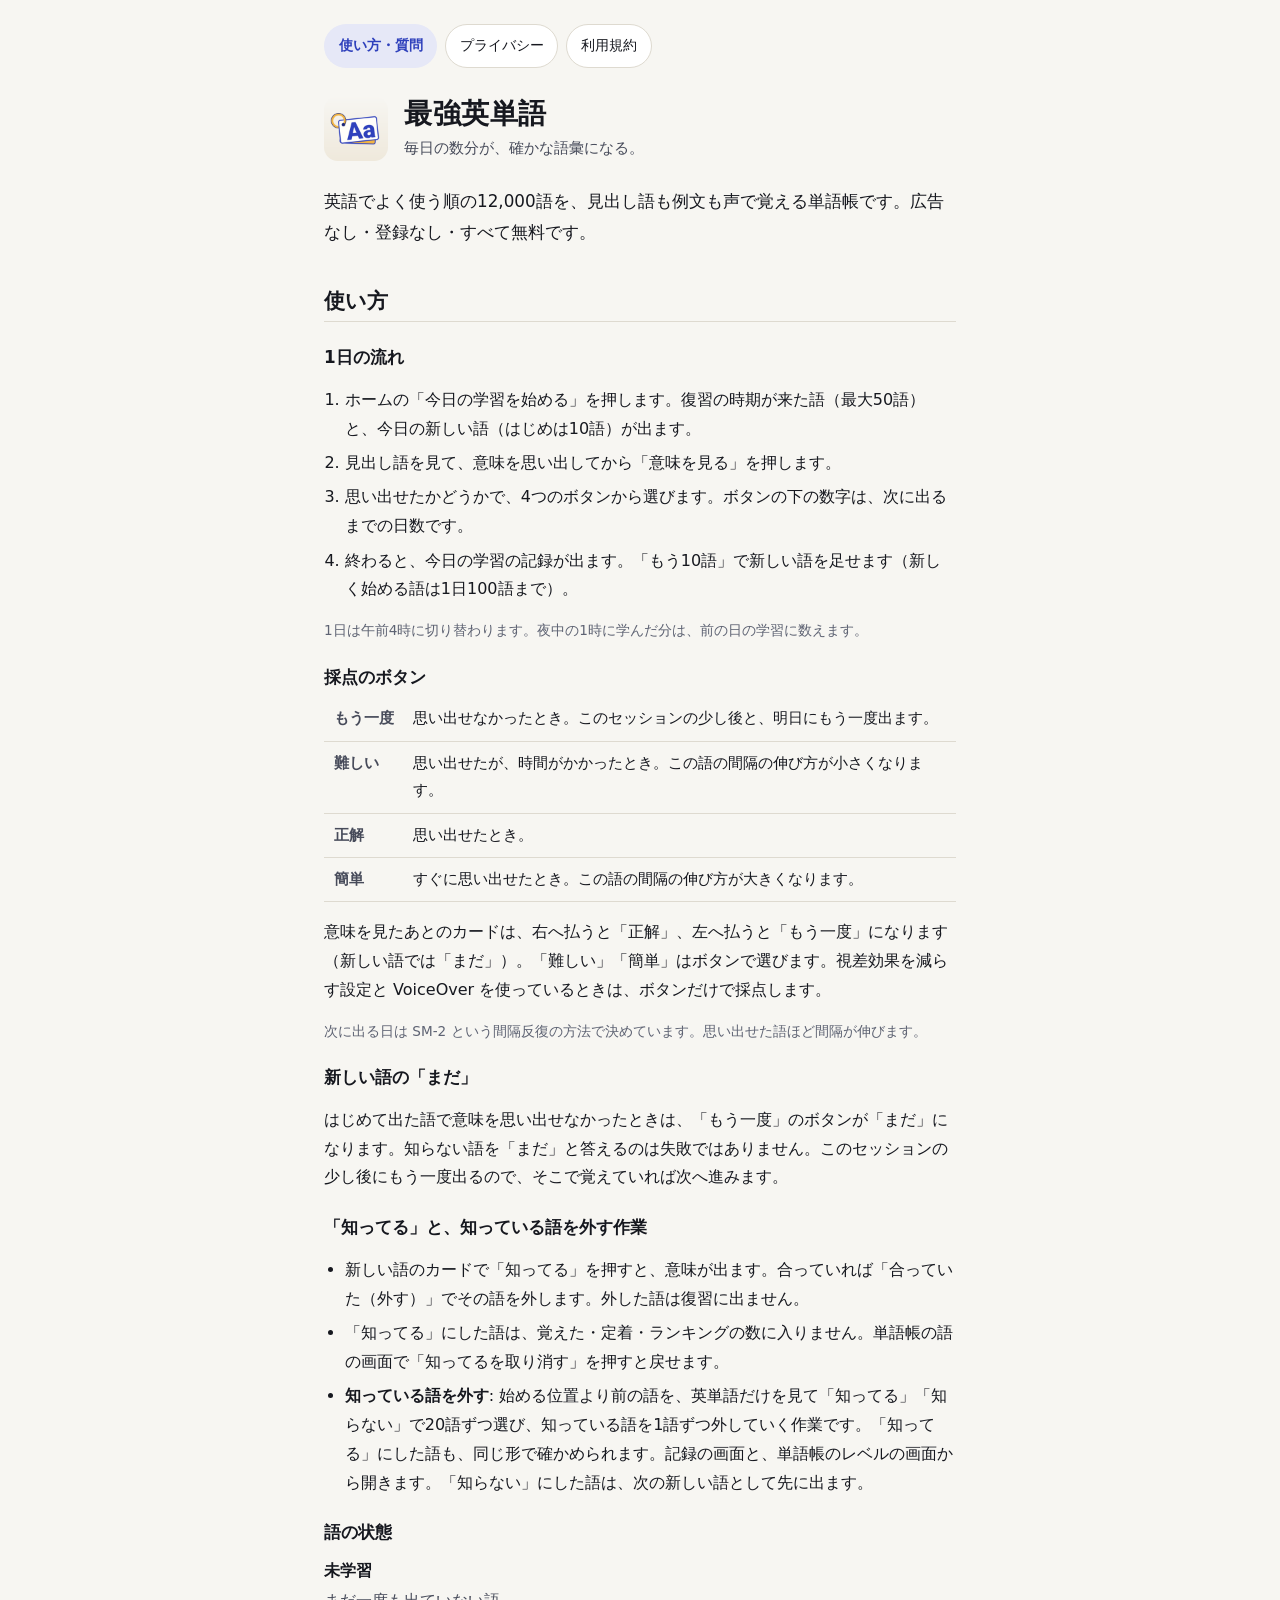
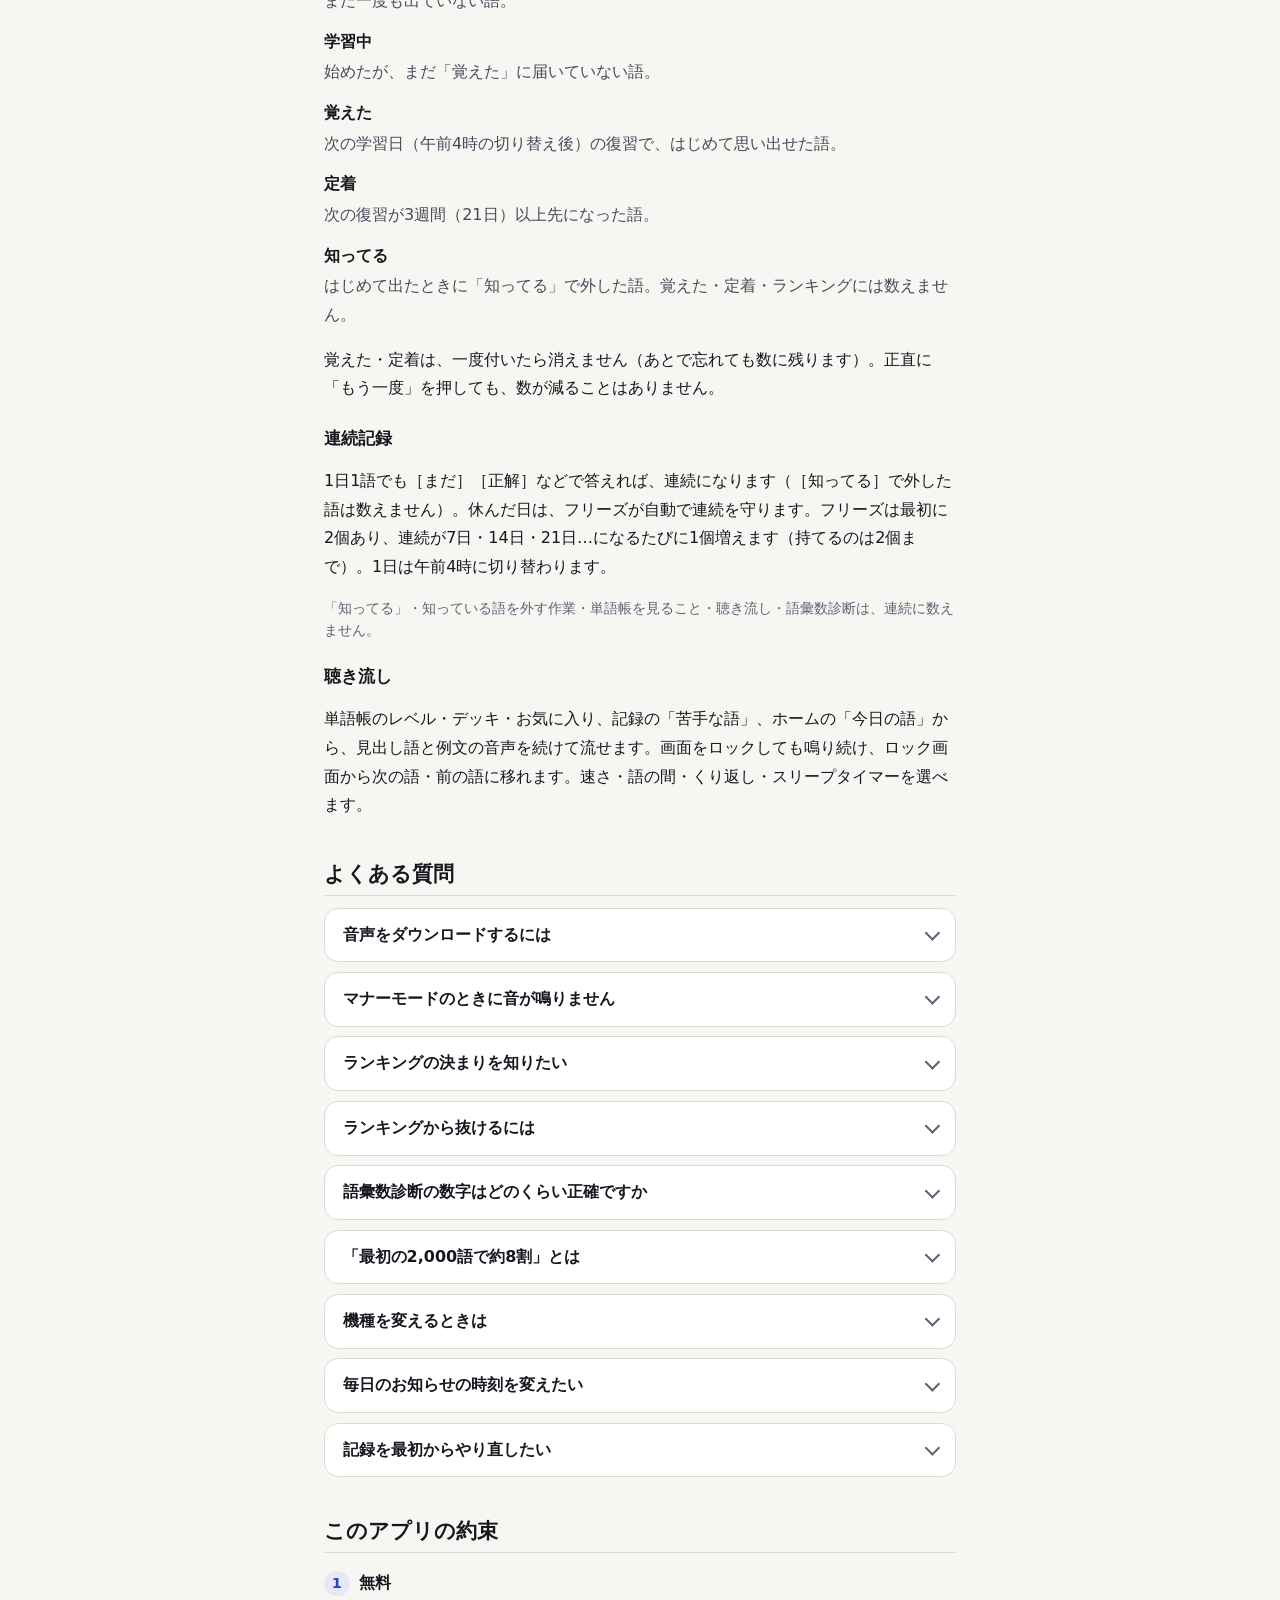
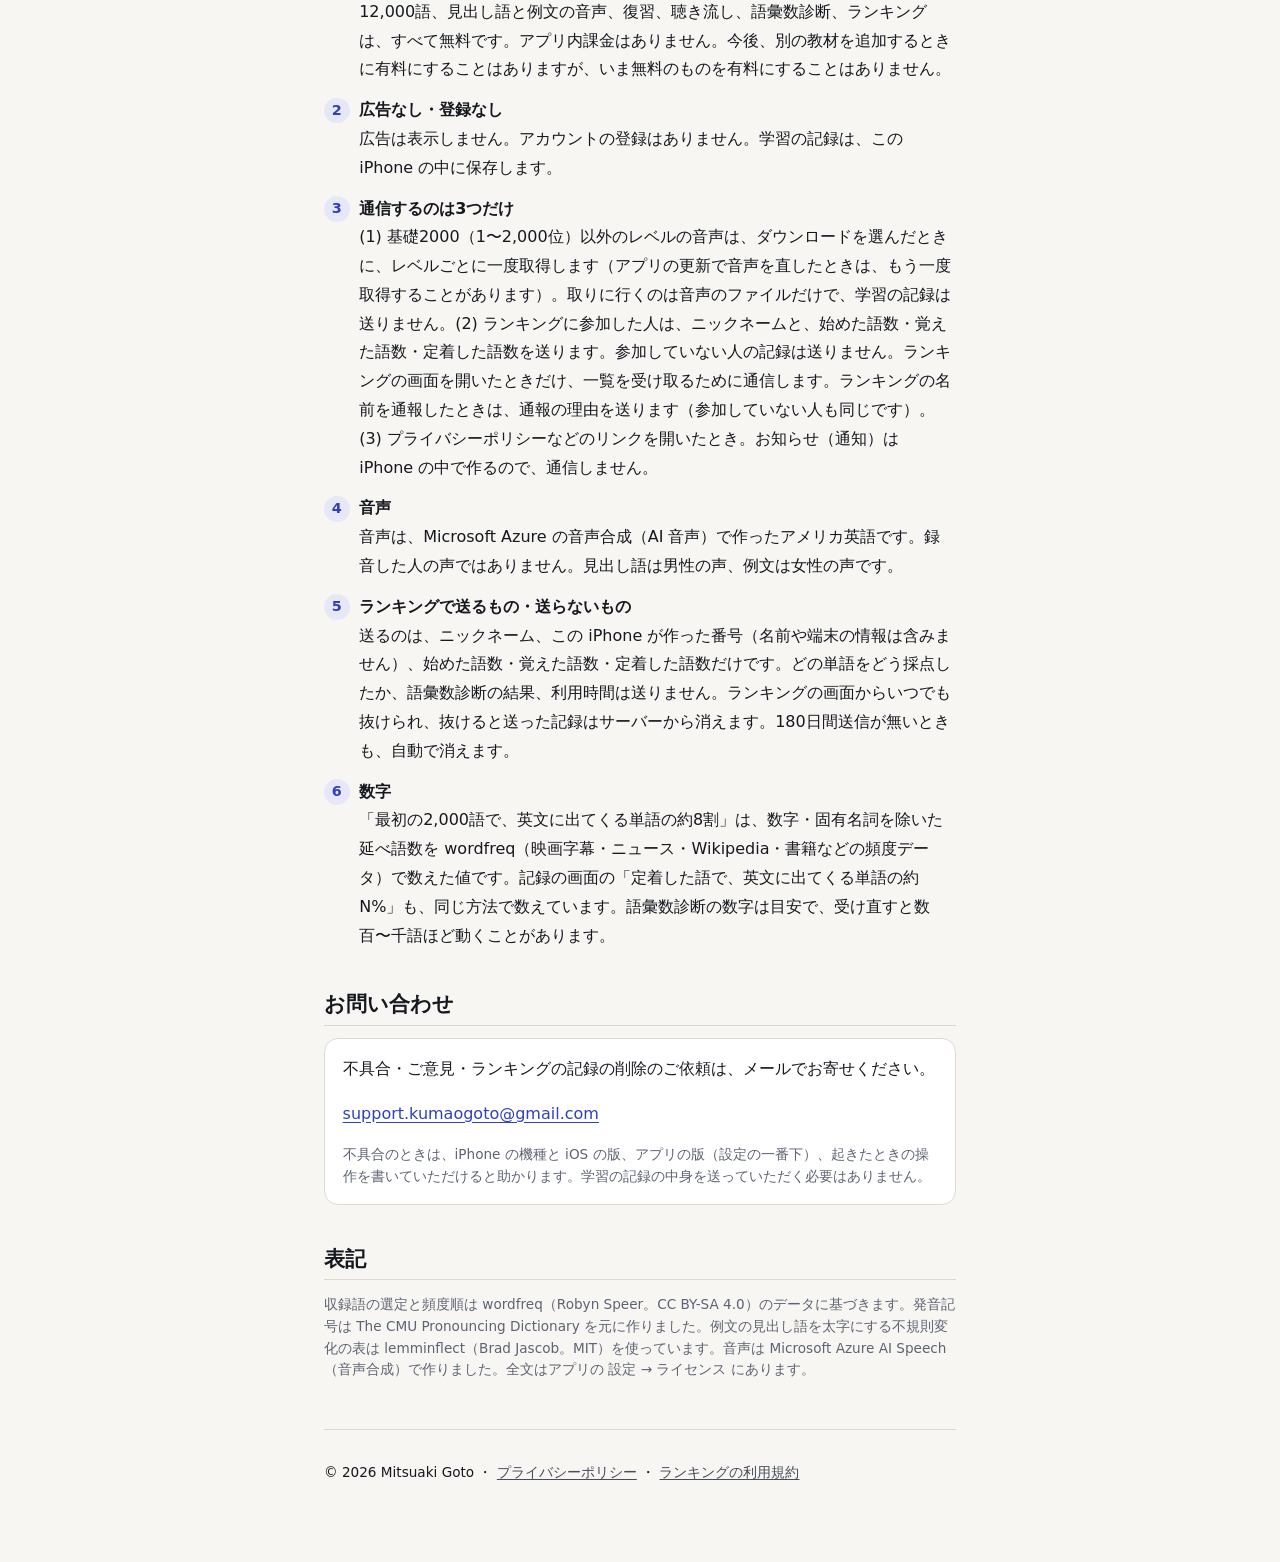
<file: index.html>
<!DOCTYPE html>
<html lang="ja">
<head>
<meta charset="utf-8">
<meta name="viewport" content="width=device-width, initial-scale=1">
<meta name="color-scheme" content="light dark">
<title>最強英単語 — 使い方とよくある質問</title>
<meta name="description" content="英語でよく使う順の12,000語を、見出し語も例文も声で覚える単語帳「最強英単語」の使い方・よくある質問・約束・お問い合わせ。">
<link rel="stylesheet" href="style.css">
</head>
<body>
<div class="wrap">

<nav class="site" aria-label="このサイトのページ">
  <a href="./" aria-current="page">使い方・質問</a>
  <a href="privacy.html">プライバシー</a>
  <a href="terms.html">利用規約</a>
</nav>

<header class="hero">
  <img src="icon.png" width="64" height="64" alt="">
  <div>
    <h1>最強英単語</h1>
    <p>毎日の数分が、確かな語彙になる。</p>
  </div>
</header>

<p class="lead">英語でよく使う順の12,000語を、見出し語も例文も声で覚える単語帳です。広告なし・登録なし・すべて無料です。</p>

<!-- STORE-LINK: ストアに並んだら、下のコメントを外して ID を入れる（並ぶ前に外すと 404 を配ることになる）。
<a class="button" href="https://apps.apple.com/jp/app/idAPPSTOREID?pt=129314143&amp;ct=site&amp;mt=8">App Store で見る</a>
-->

<h2 id="howto">使い方</h2>

<h3>1日の流れ</h3>
<ol>
  <li>ホームの「今日の学習を始める」を押します。復習の時期が来た語（最大50語）と、今日の新しい語（はじめは10語）が出ます。</li>
  <li>見出し語を見て、意味を思い出してから「意味を見る」を押します。</li>
  <li>思い出せたかどうかで、4つのボタンから選びます。ボタンの下の数字は、次に出るまでの日数です。</li>
  <li>終わると、今日の学習の記録が出ます。「もう10語」で新しい語を足せます（新しく始める語は1日100語まで）。</li>
</ol>
<p class="note">1日は午前4時に切り替わります。夜中の1時に学んだ分は、前の日の学習に数えます。</p>

<h3>採点のボタン</h3>
<table>
  <tr><th scope="row">もう一度</th><td>思い出せなかったとき。このセッションの少し後と、明日にもう一度出ます。</td></tr>
  <tr><th scope="row">難しい</th><td>思い出せたが、時間がかかったとき。この語の間隔の伸び方が小さくなります。</td></tr>
  <tr><th scope="row">正解</th><td>思い出せたとき。</td></tr>
  <tr><th scope="row">簡単</th><td>すぐに思い出せたとき。この語の間隔の伸び方が大きくなります。</td></tr>
</table>
<p>意味を見たあとのカードは、右へ払うと「正解」、左へ払うと「もう一度」になります（新しい語では「まだ」）。「難しい」「簡単」はボタンで選びます。視差効果を減らす設定と VoiceOver を使っているときは、ボタンだけで採点します。</p>
<p class="note">次に出る日は SM-2 という間隔反復の方法で決めています。思い出せた語ほど間隔が伸びます。</p>

<h3>新しい語の「まだ」</h3>
<p>はじめて出た語で意味を思い出せなかったときは、「もう一度」のボタンが「まだ」になります。知らない語を「まだ」と答えるのは失敗ではありません。このセッションの少し後にもう一度出るので、そこで覚えていれば次へ進みます。</p>

<h3>「知ってる」と、知っている語を外す作業</h3>
<ul>
  <li>新しい語のカードで「知ってる」を押すと、意味が出ます。合っていれば「合っていた（外す）」でその語を外します。外した語は復習に出ません。</li>
  <li>「知ってる」にした語は、覚えた・定着・ランキングの数に入りません。単語帳の語の画面で「知ってるを取り消す」を押すと戻せます。</li>
  <li><b>知っている語を外す</b>: 始める位置より前の語を、英単語だけを見て「知ってる」「知らない」で20語ずつ選び、知っている語を1語ずつ外していく作業です。「知ってる」にした語も、同じ形で確かめられます。記録の画面と、単語帳のレベルの画面から開きます。「知らない」にした語は、次の新しい語として先に出ます。</li>
</ul>

<h3>語の状態</h3>
<dl class="states">
  <dt>未学習</dt><dd>まだ一度も出ていない語。</dd>
  <dt>学習中</dt><dd>始めたが、まだ「覚えた」に届いていない語。</dd>
  <dt>覚えた</dt><dd>次の学習日（午前4時の切り替え後）の復習で、はじめて思い出せた語。</dd>
  <dt>定着</dt><dd>次の復習が3週間（21日）以上先になった語。</dd>
  <dt>知ってる</dt><dd>はじめて出たときに「知ってる」で外した語。覚えた・定着・ランキングには数えません。</dd>
</dl>
<p>覚えた・定着は、一度付いたら消えません（あとで忘れても数に残ります）。正直に「もう一度」を押しても、数が減ることはありません。</p>

<h3>連続記録</h3>
<p>1日1語でも［まだ］［正解］などで答えれば、連続になります（［知ってる］で外した語は数えません）。休んだ日は、フリーズが自動で連続を守ります。フリーズは最初に2個あり、連続が7日・14日・21日…になるたびに1個増えます（持てるのは2個まで）。1日は午前4時に切り替わります。</p>
<p class="note">「知ってる」・知っている語を外す作業・単語帳を見ること・聴き流し・語彙数診断は、連続に数えません。</p>

<h3>聴き流し</h3>
<p>単語帳のレベル・デッキ・お気に入り、記録の「苦手な語」、ホームの「今日の語」から、見出し語と例文の音声を続けて流せます。画面をロックしても鳴り続け、ロック画面から次の語・前の語に移れます。速さ・語の間・くり返し・スリープタイマーを選べます。</p>

<h2 id="faq">よくある質問</h2>

<details class="faq">
  <summary>音声をダウンロードするには</summary>
  <div class="a">
    <p>基礎2000（1〜2,000位）の音声はアプリに入っていて、通信しなくても聞けます。2,001位から先の5つのレベルの音声は、使うレベルだけをダウンロードします（1レベル約63〜72 MB）。</p>
    <p>設定の「音声のダウンロード」か、音声の無い語の音声ボタンから始められます。Wi-Fi のときのダウンロードをおすすめします。いらなくなったレベルは、同じ画面で削除できます。</p>
  </div>
</details>

<details class="faq">
  <summary>マナーモードのときに音が鳴りません</summary>
  <div class="a">
    <p>はじめの設定では、iPhone が消音（マナーモード）のとき、カードが出たときの自動再生はスピーカーから鳴りません。<b>音声ボタンを押したときは、消音でも鳴ります。</b></p>
    <p>自動再生も鳴らしたいときは、設定の「マナーモードでも自動再生を鳴らす」をオンにしてください。</p>
    <p>音声ボタンでも鳴らないときは、iPhone の音量と、そのレベルの音声をダウンロードしたかを確かめてください。</p>
  </div>
</details>

<details class="faq">
  <summary>ランキングの決まりを知りたい</summary>
  <div class="a">
    <ul>
      <li>今週: 今週（月曜の午前4時から）に「覚えた」語の数です。1日100語まで数えます。</li>
      <li>全期間: 「定着」した語の数です。一度定着した語は、あとで忘れても数に残ります。</li>
      <li>「知ってる」で外した語と、語彙数診断の結果は数えません。</li>
      <li>不正を防ぐため、新しく始めた語が数に入るのは1日100語まで、覚えた語は始めた次の学習日から、定着は始めてから18日後からです。そのため、端末の記録と少しずれることがあります。参加前に学んだ分も、1日100語ずつ反映されます。</li>
      <li>オフラインで学んだ分は、次に通信できた日の週に数えます（その週に数えるのは1日100語まで）。</li>
      <li>同じ数の人は同じ順位です。上限に届いた人や、同じ数の人が多いときは、1行にまとめて表示します。</li>
      <li>不適切な名前は通報できます。参加している人3人から通報された名前は、確認するまで表示しません。</li>
      <li>180日間送信が無いときは、ランキングの記録を自動で消します。</li>
    </ul>
    <p>参加は任意です。参加の前に<a href="terms.html">ランキングの利用規約</a>をお読みください。</p>
  </div>
</details>

<details class="faq">
  <summary>ランキングから抜けるには</summary>
  <div class="a">
    <p>ランキングの画面（ホームのランキングの小窓、または記録の画面の上から開きます）の右上の「⋯」→「ランキングから抜ける」を押します。サーバーに送った記録（ニックネームと語数・通報）が消えます。この iPhone の学習の記録は消えません。</p>
    <p>アプリを削除したなどで抜けられないときは、下のお問い合わせにご連絡ください。</p>
  </div>
</details>

<details class="faq">
  <summary>語彙数診断の数字はどのくらい正確ですか</summary>
  <div class="a">
    <p>45問（約3分）の答えから、知っている語のおよその数を「約5,500語（目安 4,500〜7,000語）」のように範囲つきで出します。目安の範囲は、同じ方法で試算した仮想の学習者で、8割以上の場合に本当の値を含んだ幅です。</p>
    <p>数字は目安です。受け直すと数百〜千語ほど動くことがあります。実在しない語（ニセ単語）も混ぜて、分からない語に「分かる」と答えた分を差し引いています。答えも結果も、この iPhone の外には送りません。</p>
  </div>
</details>

<details class="faq">
  <summary>「最初の2,000語で約8割」とは</summary>
  <div class="a">
    <p>英文に出てくる単語を1つずつ数えたとき（延べ語数）、このアプリの最初の2,000語が約8割を占める、という意味です。数字と固有名詞を除き、wordfreq（映画字幕・ニュース・Wikipedia・書籍などの頻度データ）で数えました。英文の8割が読める、という意味ではありません。</p>
  </div>
</details>

<details class="faq">
  <summary>機種を変えるときは</summary>
  <div class="a">
    <p>学習の記録はこの iPhone の中にあります。機種変更のときは、iPhone のバックアップから復元してください（音声のレベルはもう一度ダウンロードします）。</p>
  </div>
</details>

<details class="faq">
  <summary>毎日のお知らせの時刻を変えたい</summary>
  <div class="a">
    <p>設定の「毎日のお知らせ」で、オンとオフ、時刻（6:00〜22:00）を選べます。お知らせは iPhone の中で作る通知で、通信しません。その日にもう学習していれば、その日のお知らせは出ません。</p>
  </div>
</details>

<details class="faq">
  <summary>記録を最初からやり直したい</summary>
  <div class="a">
    <p>設定の「学習の記録をすべて消す」で消せます。消した記録は戻せません。ランキングに参加していれば、続けて「ランキングからも抜けますか」と聞きます。</p>
  </div>
</details>

<h2 id="promises">このアプリの約束</h2>
<ol class="promises">
  <li><b>無料</b>12,000語、見出し語と例文の音声、復習、聴き流し、語彙数診断、ランキングは、すべて無料です。アプリ内課金はありません。今後、別の教材を追加するときに有料にすることはありますが、いま無料のものを有料にすることはありません。</li>
  <li><b>広告なし・登録なし</b>広告は表示しません。アカウントの登録はありません。学習の記録は、この iPhone の中に保存します。</li>
  <li><b>通信するのは3つだけ</b>(1) 基礎2000（1〜2,000位）以外のレベルの音声は、ダウンロードを選んだときに、レベルごとに一度取得します（アプリの更新で音声を直したときは、もう一度取得することがあります）。取りに行くのは音声のファイルだけで、学習の記録は送りません。(2) ランキングに参加した人は、ニックネームと、始めた語数・覚えた語数・定着した語数を送ります。参加していない人の記録は送りません。ランキングの画面を開いたときだけ、一覧を受け取るために通信します。ランキングの名前を通報したときは、通報の理由を送ります（参加していない人も同じです）。(3) プライバシーポリシーなどのリンクを開いたとき。お知らせ（通知）は iPhone の中で作るので、通信しません。</li>
  <li><b>音声</b>音声は、Microsoft Azure の音声合成（AI 音声）で作ったアメリカ英語です。録音した人の声ではありません。見出し語は男性の声、例文は女性の声です。</li>
  <li><b>ランキングで送るもの・送らないもの</b>送るのは、ニックネーム、この iPhone が作った番号（名前や端末の情報は含みません）、始めた語数・覚えた語数・定着した語数だけです。どの単語をどう採点したか、語彙数診断の結果、利用時間は送りません。ランキングの画面からいつでも抜けられ、抜けると送った記録はサーバーから消えます。180日間送信が無いときも、自動で消えます。</li>
  <li><b>数字</b>「最初の2,000語で、英文に出てくる単語の約8割」は、数字・固有名詞を除いた延べ語数を wordfreq（映画字幕・ニュース・Wikipedia・書籍などの頻度データ）で数えた値です。記録の画面の「定着した語で、英文に出てくる単語の約N%」も、同じ方法で数えています。語彙数診断の数字は目安で、受け直すと数百〜千語ほど動くことがあります。</li>
</ol>

<h2 id="contact">お問い合わせ</h2>
<div class="card">
  <p>不具合・ご意見・ランキングの記録の削除のご依頼は、メールでお寄せください。</p>
  <p><a href="mailto:support.kumaogoto@gmail.com?subject=%E6%9C%80%E5%BC%B7%E8%8B%B1%E5%8D%98%E8%AA%9E">support.kumaogoto@gmail.com</a></p>
  <p class="note">不具合のときは、iPhone の機種と iOS の版、アプリの版（設定の一番下）、起きたときの操作を書いていただけると助かります。学習の記録の中身を送っていただく必要はありません。</p>
</div>

<h2 id="credits">表記</h2>
<p class="note">収録語の選定と頻度順は wordfreq（Robyn Speer。CC BY-SA 4.0）のデータに基づきます。発音記号は The CMU Pronouncing Dictionary を元に作りました。例文の見出し語を太字にする不規則変化の表は lemminflect（Brad Jascob。MIT）を使っています。音声は Microsoft Azure AI Speech（音声合成）で作りました。全文はアプリの 設定 → ライセンス にあります。</p>

<footer>
  <p>© 2026 Mitsuaki Goto ・ <a href="privacy.html">プライバシーポリシー</a> ・ <a href="terms.html">ランキングの利用規約</a></p>
</footer>

</div>
</body>
</html>
</file>
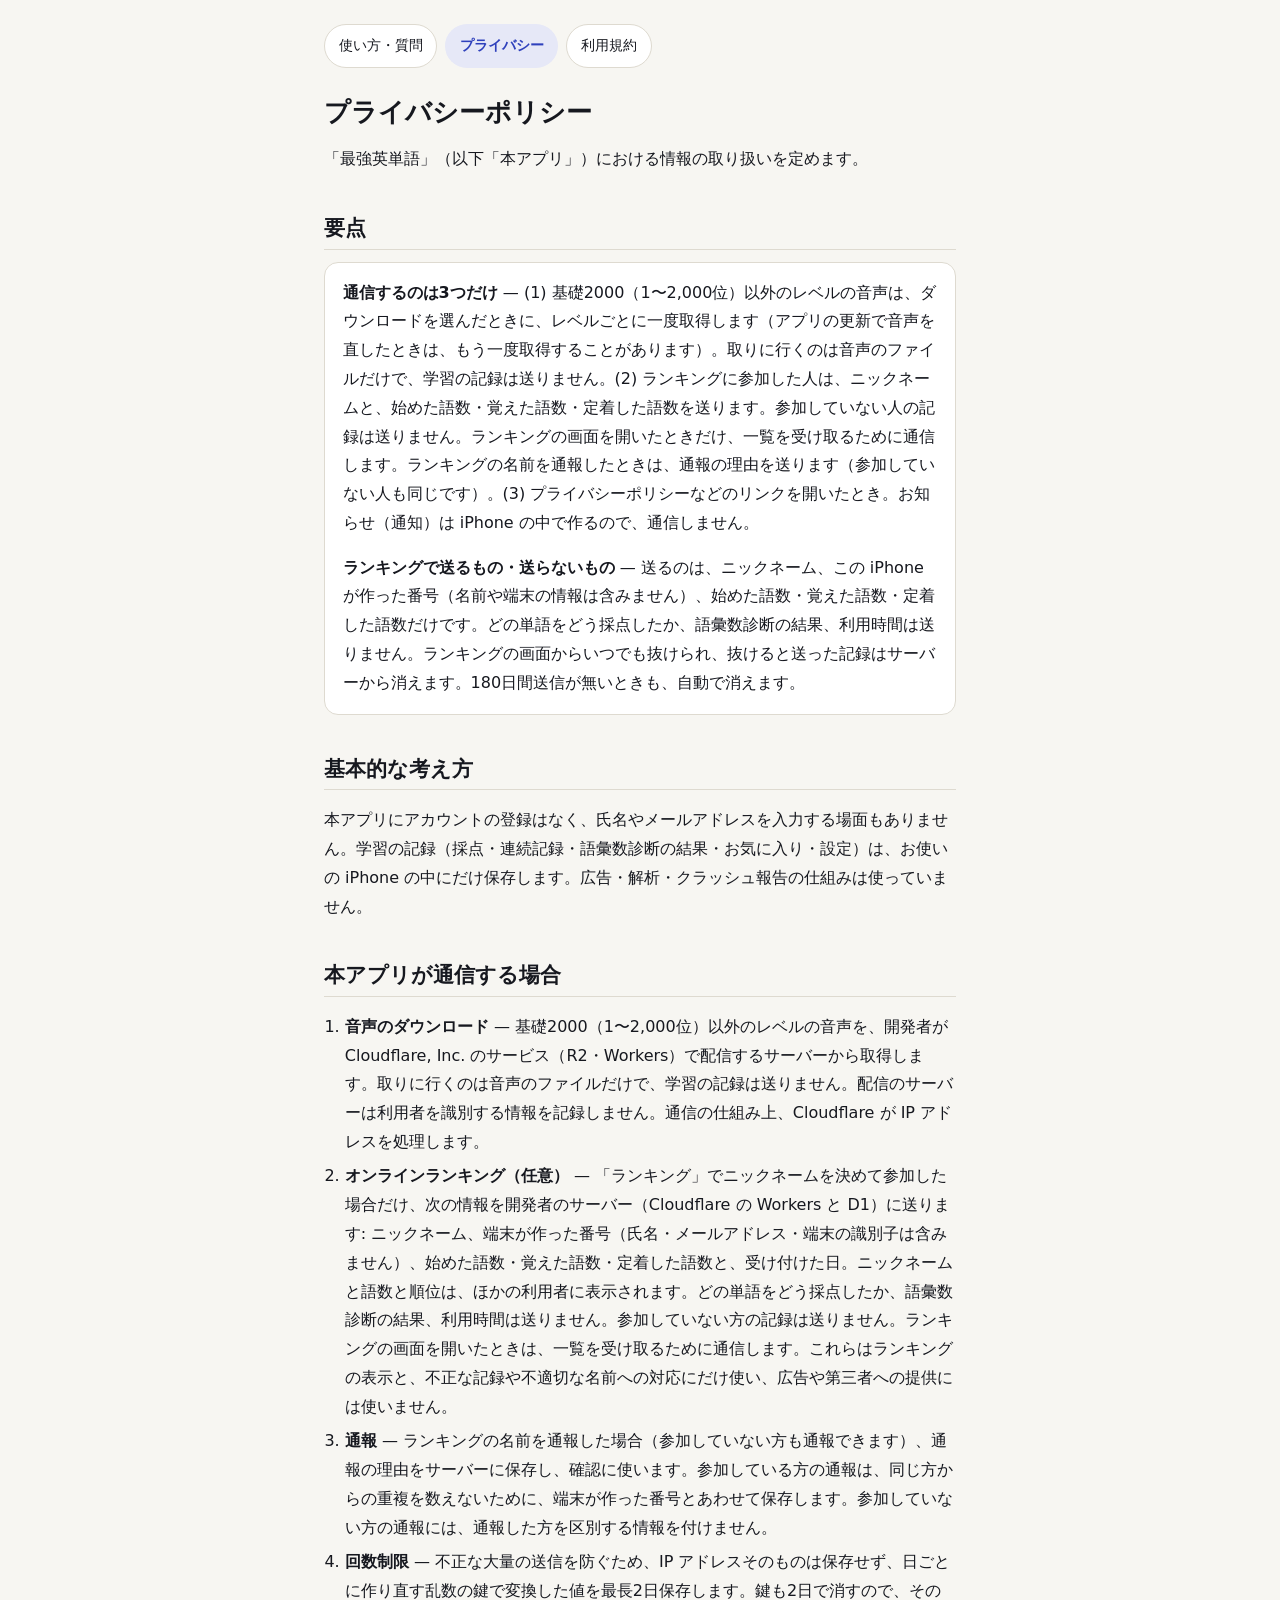
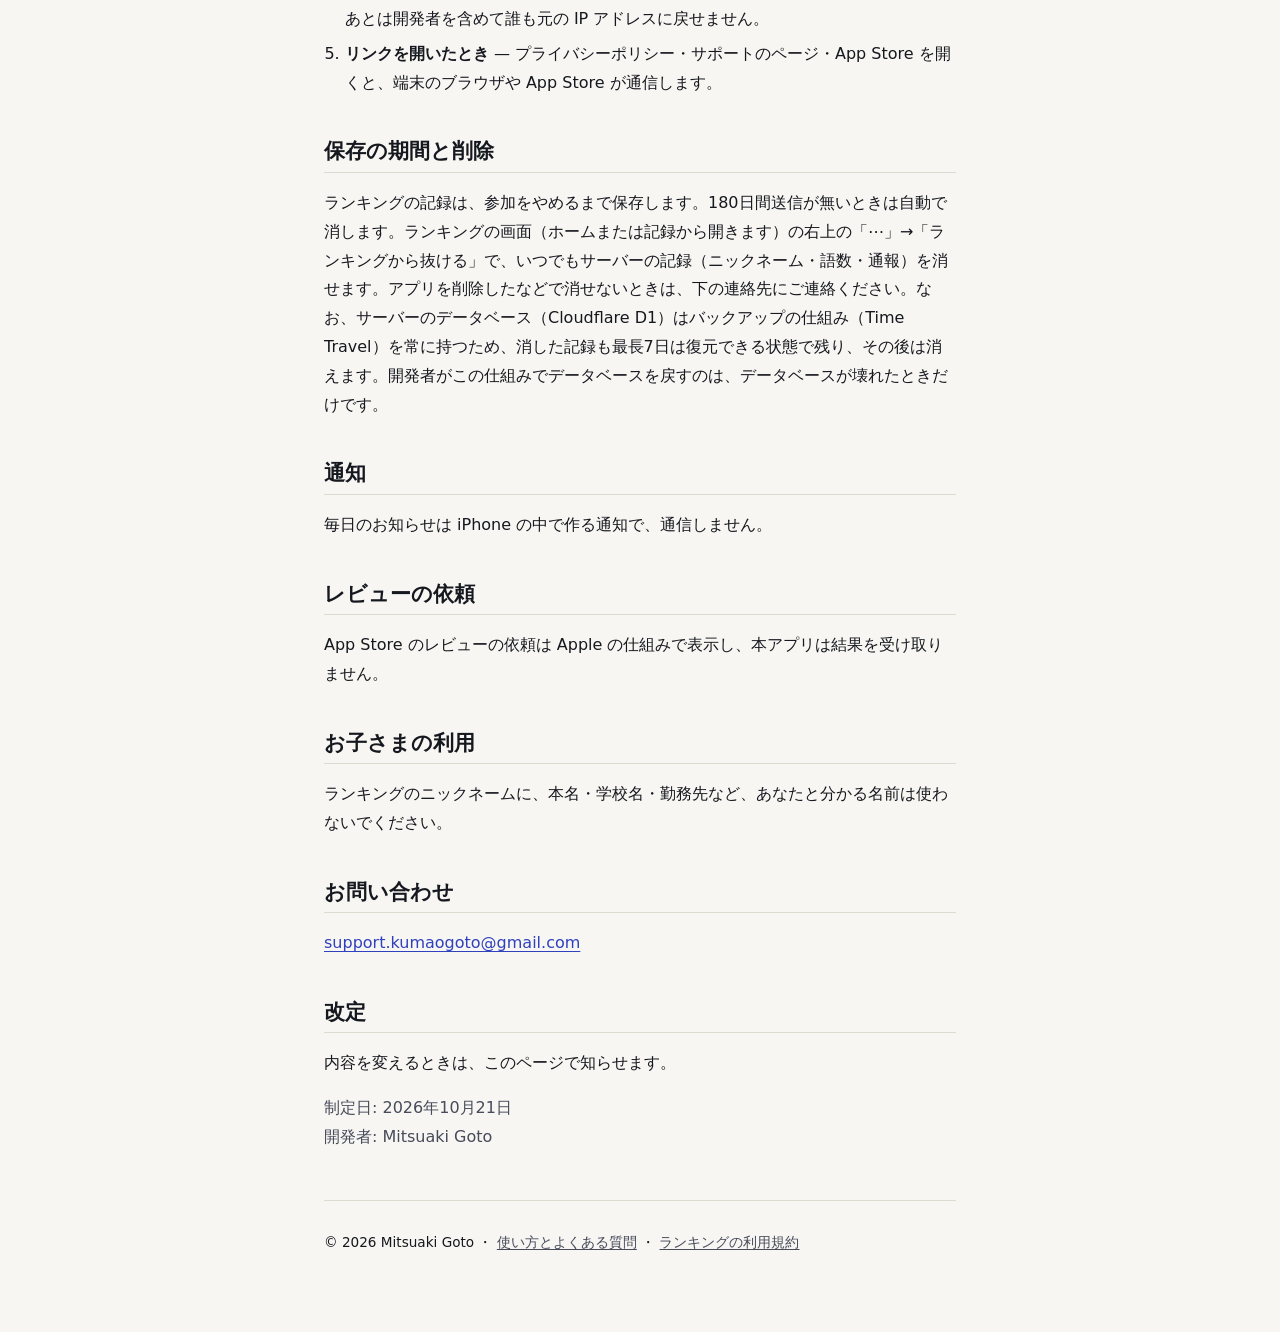
<file: privacy.html>
<!DOCTYPE html>
<html lang="ja">
<head>
<meta charset="utf-8">
<meta name="viewport" content="width=device-width, initial-scale=1">
<meta name="color-scheme" content="light dark">
<title>最強英単語 — プライバシーポリシー</title>
<meta name="description" content="英単語帳アプリ「最強英単語」のプライバシーポリシー。">
<link rel="stylesheet" href="style.css">
</head>
<body>
<div class="wrap">

<nav class="site" aria-label="このサイトのページ">
  <a href="./">使い方・質問</a>
  <a href="privacy.html" aria-current="page">プライバシー</a>
  <a href="terms.html">利用規約</a>
</nav>

<h1>プライバシーポリシー</h1>
<p>「最強英単語」（以下「本アプリ」）における情報の取り扱いを定めます。</p>

<h2 id="summary">要点</h2>
<div class="card">
  <p><b>通信するのは3つだけ</b> — (1) 基礎2000（1〜2,000位）以外のレベルの音声は、ダウンロードを選んだときに、レベルごとに一度取得します（アプリの更新で音声を直したときは、もう一度取得することがあります）。取りに行くのは音声のファイルだけで、学習の記録は送りません。(2) ランキングに参加した人は、ニックネームと、始めた語数・覚えた語数・定着した語数を送ります。参加していない人の記録は送りません。ランキングの画面を開いたときだけ、一覧を受け取るために通信します。ランキングの名前を通報したときは、通報の理由を送ります（参加していない人も同じです）。(3) プライバシーポリシーなどのリンクを開いたとき。お知らせ（通知）は iPhone の中で作るので、通信しません。</p>
  <p><b>ランキングで送るもの・送らないもの</b> — 送るのは、ニックネーム、この iPhone が作った番号（名前や端末の情報は含みません）、始めた語数・覚えた語数・定着した語数だけです。どの単語をどう採点したか、語彙数診断の結果、利用時間は送りません。ランキングの画面からいつでも抜けられ、抜けると送った記録はサーバーから消えます。180日間送信が無いときも、自動で消えます。</p>
</div>

<h2 id="basics">基本的な考え方</h2>
<p>本アプリにアカウントの登録はなく、氏名やメールアドレスを入力する場面もありません。学習の記録（採点・連続記録・語彙数診断の結果・お気に入り・設定）は、お使いの iPhone の中にだけ保存します。広告・解析・クラッシュ報告の仕組みは使っていません。</p>

<h2 id="network">本アプリが通信する場合</h2>
<ol>
  <li><b>音声のダウンロード</b> — 基礎2000（1〜2,000位）以外のレベルの音声を、開発者が Cloudflare, Inc. のサービス（R2・Workers）で配信するサーバーから取得します。取りに行くのは音声のファイルだけで、学習の記録は送りません。配信のサーバーは利用者を識別する情報を記録しません。通信の仕組み上、Cloudflare が IP アドレスを処理します。</li>
  <li><b>オンラインランキング（任意）</b> — 「ランキング」でニックネームを決めて参加した場合だけ、次の情報を開発者のサーバー（Cloudflare の Workers と D1）に送ります: ニックネーム、端末が作った番号（氏名・メールアドレス・端末の識別子は含みません）、始めた語数・覚えた語数・定着した語数と、受け付けた日。ニックネームと語数と順位は、ほかの利用者に表示されます。どの単語をどう採点したか、語彙数診断の結果、利用時間は送りません。参加していない方の記録は送りません。ランキングの画面を開いたときは、一覧を受け取るために通信します。これらはランキングの表示と、不正な記録や不適切な名前への対応にだけ使い、広告や第三者への提供には使いません。</li>
  <li><b>通報</b> — ランキングの名前を通報した場合（参加していない方も通報できます）、通報の理由をサーバーに保存し、確認に使います。参加している方の通報は、同じ方からの重複を数えないために、端末が作った番号とあわせて保存します。参加していない方の通報には、通報した方を区別する情報を付けません。</li>
  <li><b>回数制限</b> — 不正な大量の送信を防ぐため、IP アドレスそのものは保存せず、日ごとに作り直す乱数の鍵で変換した値を最長2日保存します。鍵も2日で消すので、そのあとは開発者を含めて誰も元の IP アドレスに戻せません。</li>
  <li><b>リンクを開いたとき</b> — プライバシーポリシー・サポートのページ・App Store を開くと、端末のブラウザや App Store が通信します。</li>
</ol>

<h2 id="retention">保存の期間と削除</h2>
<p>ランキングの記録は、参加をやめるまで保存します。180日間送信が無いときは自動で消します。ランキングの画面（ホームまたは記録から開きます）の右上の「⋯」→「ランキングから抜ける」で、いつでもサーバーの記録（ニックネーム・語数・通報）を消せます。アプリを削除したなどで消せないときは、下の連絡先にご連絡ください。なお、サーバーのデータベース（Cloudflare D1）はバックアップの仕組み（Time Travel）を常に持つため、消した記録も最長7日は復元できる状態で残り、その後は消えます。開発者がこの仕組みでデータベースを戻すのは、データベースが壊れたときだけです。</p>

<h2 id="notifications">通知</h2>
<p>毎日のお知らせは iPhone の中で作る通知で、通信しません。</p>

<h2 id="review">レビューの依頼</h2>
<p>App Store のレビューの依頼は Apple の仕組みで表示し、本アプリは結果を受け取りません。</p>

<h2 id="children">お子さまの利用</h2>
<p>ランキングのニックネームに、本名・学校名・勤務先など、あなたと分かる名前は使わないでください。</p>

<h2 id="contact">お問い合わせ</h2>
<p><a href="mailto:support.kumaogoto@gmail.com?subject=%E6%9C%80%E5%BC%B7%E8%8B%B1%E5%8D%98%E8%AA%9E">support.kumaogoto@gmail.com</a></p>

<h2 id="changes">改定</h2>
<p>内容を変えるときは、このページで知らせます。</p>

<p class="muted">制定日: <span id="effective">2026年10月21日</span><br>開発者: Mitsuaki Goto</p>

<footer>
  <p>© 2026 Mitsuaki Goto ・ <a href="./">使い方とよくある質問</a> ・ <a href="terms.html">ランキングの利用規約</a></p>
</footer>

</div>
</body>
</html>
</file>
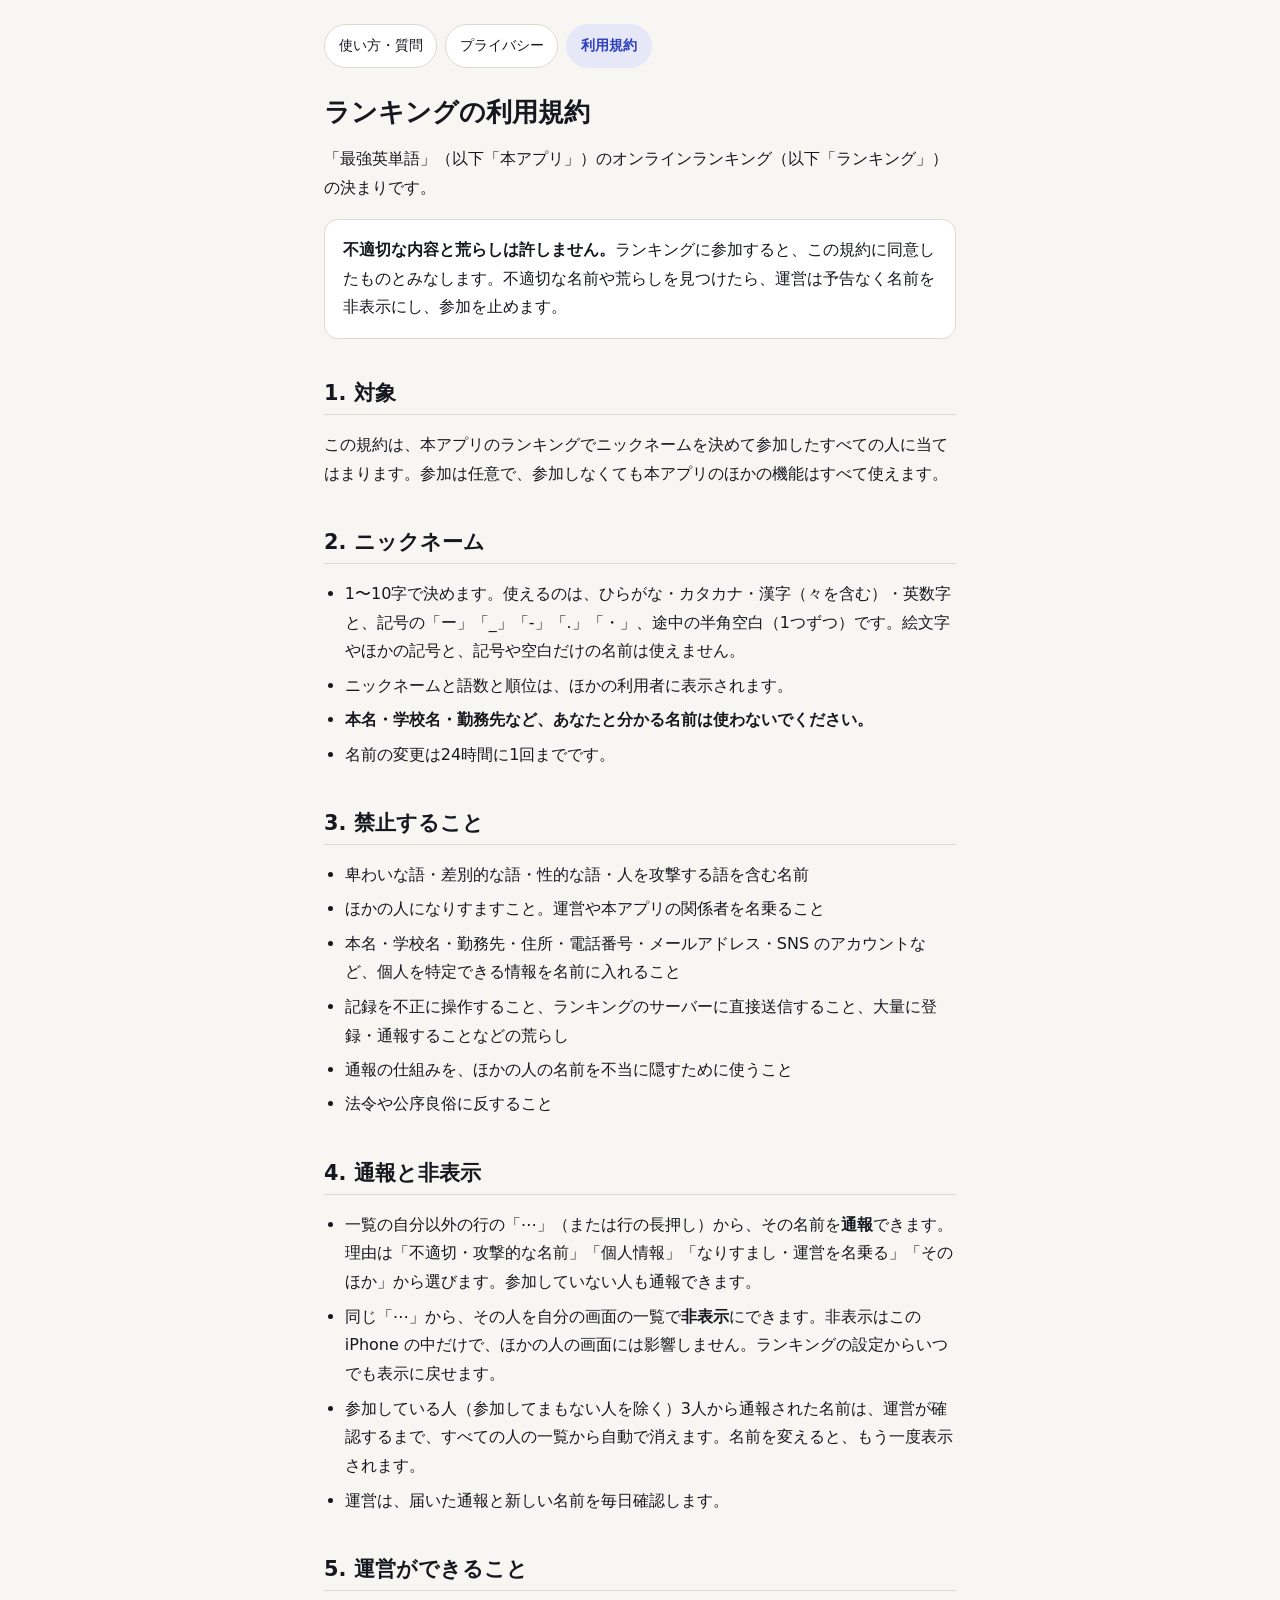
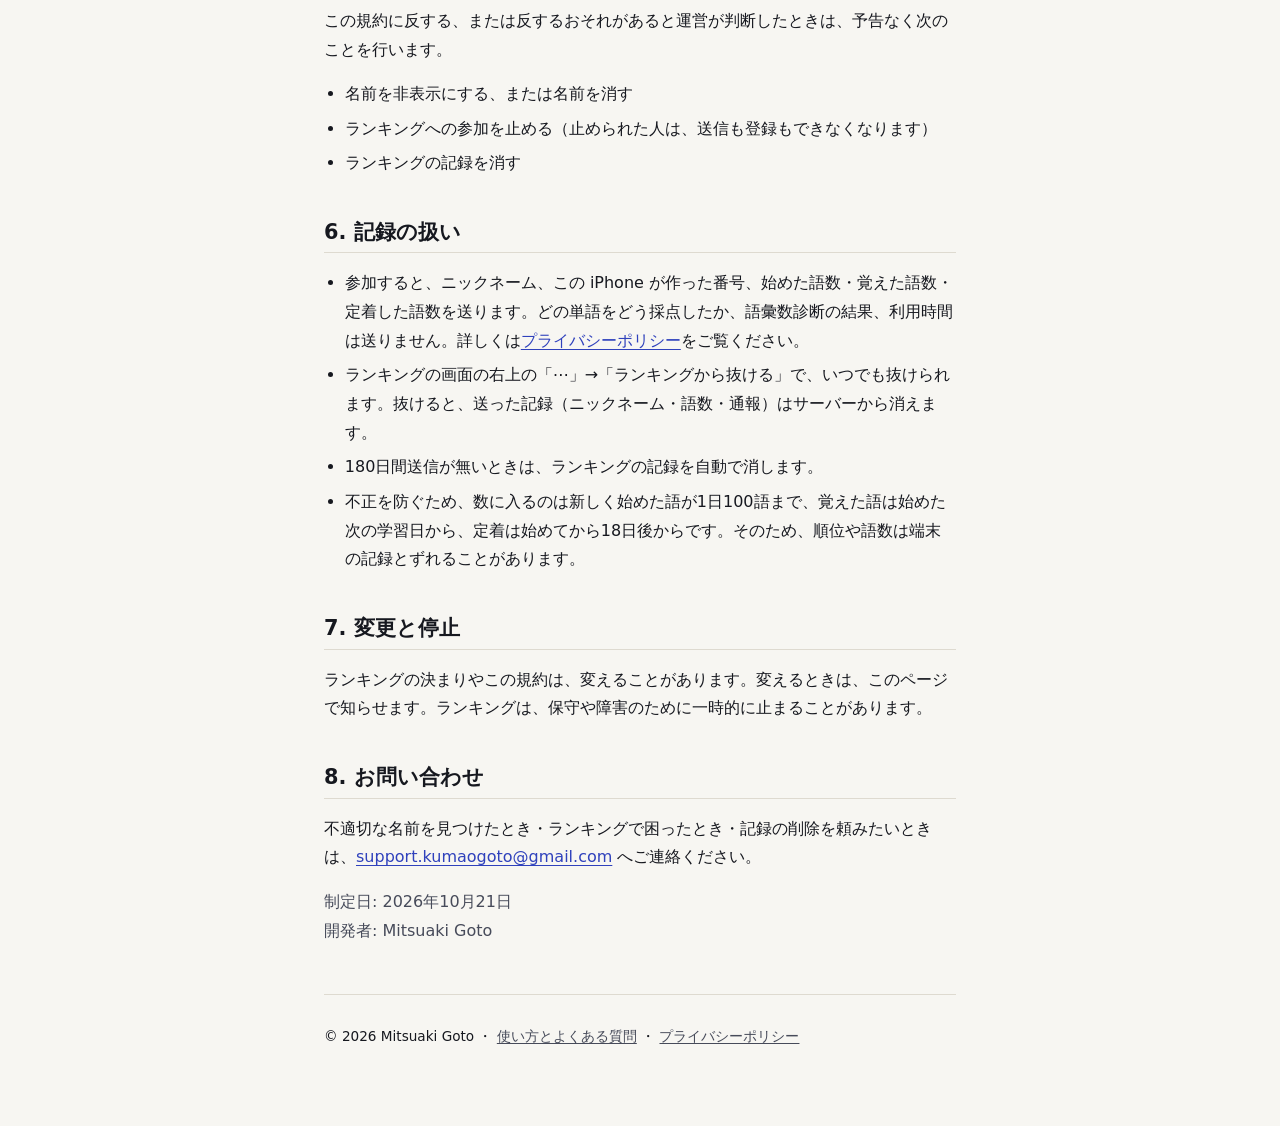
<file: terms.html>
<!DOCTYPE html>
<html lang="ja">
<head>
<meta charset="utf-8">
<meta name="viewport" content="width=device-width, initial-scale=1">
<meta name="color-scheme" content="light dark">
<title>最強英単語 — ランキングの利用規約</title>
<meta name="description" content="英単語帳アプリ「最強英単語」のオンラインランキングの利用規約。">
<link rel="stylesheet" href="style.css">
</head>
<body>
<div class="wrap">

<nav class="site" aria-label="このサイトのページ">
  <a href="./">使い方・質問</a>
  <a href="privacy.html">プライバシー</a>
  <a href="terms.html" aria-current="page">利用規約</a>
</nav>

<h1>ランキングの利用規約</h1>
<p>「最強英単語」（以下「本アプリ」）のオンラインランキング（以下「ランキング」）の決まりです。</p>

<div class="card">
  <p><b>不適切な内容と荒らしは許しません。</b>ランキングに参加すると、この規約に同意したものとみなします。不適切な名前や荒らしを見つけたら、運営は予告なく名前を非表示にし、参加を止めます。</p>
</div>

<h2 id="scope">1. 対象</h2>
<p>この規約は、本アプリのランキングでニックネームを決めて参加したすべての人に当てはまります。参加は任意で、参加しなくても本アプリのほかの機能はすべて使えます。</p>

<h2 id="names">2. ニックネーム</h2>
<ul>
  <li>1〜10字で決めます。使えるのは、ひらがな・カタカナ・漢字（々を含む）・英数字と、記号の「ー」「_」「-」「.」「・」、途中の半角空白（1つずつ）です。絵文字やほかの記号と、記号や空白だけの名前は使えません。</li>
  <li>ニックネームと語数と順位は、ほかの利用者に表示されます。</li>
  <li><b>本名・学校名・勤務先など、あなたと分かる名前は使わないでください。</b></li>
  <li>名前の変更は24時間に1回までです。</li>
</ul>

<h2 id="prohibited">3. 禁止すること</h2>
<ul>
  <li>卑わいな語・差別的な語・性的な語・人を攻撃する語を含む名前</li>
  <li>ほかの人になりすますこと。運営や本アプリの関係者を名乗ること</li>
  <li>本名・学校名・勤務先・住所・電話番号・メールアドレス・SNS のアカウントなど、個人を特定できる情報を名前に入れること</li>
  <li>記録を不正に操作すること、ランキングのサーバーに直接送信すること、大量に登録・通報することなどの荒らし</li>
  <li>通報の仕組みを、ほかの人の名前を不当に隠すために使うこと</li>
  <li>法令や公序良俗に反すること</li>
</ul>

<h2 id="report">4. 通報と非表示</h2>
<ul>
  <li>一覧の自分以外の行の「⋯」（または行の長押し）から、その名前を<b>通報</b>できます。理由は「不適切・攻撃的な名前」「個人情報」「なりすまし・運営を名乗る」「そのほか」から選びます。参加していない人も通報できます。</li>
  <li>同じ「⋯」から、その人を自分の画面の一覧で<b>非表示</b>にできます。非表示はこの iPhone の中だけで、ほかの人の画面には影響しません。ランキングの設定からいつでも表示に戻せます。</li>
  <li>参加している人（参加してまもない人を除く）3人から通報された名前は、運営が確認するまで、すべての人の一覧から自動で消えます。名前を変えると、もう一度表示されます。</li>
  <li>運営は、届いた通報と新しい名前を毎日確認します。</li>
</ul>

<h2 id="actions">5. 運営ができること</h2>
<p>この規約に反する、または反するおそれがあると運営が判断したときは、予告なく次のことを行います。</p>
<ul>
  <li>名前を非表示にする、または名前を消す</li>
  <li>ランキングへの参加を止める（止められた人は、送信も登録もできなくなります）</li>
  <li>ランキングの記録を消す</li>
</ul>

<h2 id="records">6. 記録の扱い</h2>
<ul>
  <li>参加すると、ニックネーム、この iPhone が作った番号、始めた語数・覚えた語数・定着した語数を送ります。どの単語をどう採点したか、語彙数診断の結果、利用時間は送りません。詳しくは<a href="privacy.html">プライバシーポリシー</a>をご覧ください。</li>
  <li>ランキングの画面の右上の「⋯」→「ランキングから抜ける」で、いつでも抜けられます。抜けると、送った記録（ニックネーム・語数・通報）はサーバーから消えます。</li>
  <li>180日間送信が無いときは、ランキングの記録を自動で消します。</li>
  <li>不正を防ぐため、数に入るのは新しく始めた語が1日100語まで、覚えた語は始めた次の学習日から、定着は始めてから18日後からです。そのため、順位や語数は端末の記録とずれることがあります。</li>
</ul>

<h2 id="changes">7. 変更と停止</h2>
<p>ランキングの決まりやこの規約は、変えることがあります。変えるときは、このページで知らせます。ランキングは、保守や障害のために一時的に止まることがあります。</p>

<h2 id="contact">8. お問い合わせ</h2>
<p>不適切な名前を見つけたとき・ランキングで困ったとき・記録の削除を頼みたいときは、<a href="mailto:support.kumaogoto@gmail.com?subject=%E6%9C%80%E5%BC%B7%E8%8B%B1%E5%8D%98%E8%AA%9E%EF%BC%88%E3%83%A9%E3%83%B3%E3%82%AD%E3%83%B3%E3%82%B0%EF%BC%89">support.kumaogoto@gmail.com</a> へご連絡ください。</p>

<p class="muted">制定日: <span id="effective">2026年10月21日</span><br>開発者: Mitsuaki Goto</p>

<footer>
  <p>© 2026 Mitsuaki Goto ・ <a href="./">使い方とよくある質問</a> ・ <a href="privacy.html">プライバシーポリシー</a></p>
</footer>

</div>
</body>
</html>
</file>
<file: style.css>
/* 最強英単語のサポートサイト（v1 仕様 §12.8）。色はアプリの AppColors（§2.2 の「藍と金」）と同じ値。
   外部の読み込みは無い（書体は端末のもの）。ライトとダークは端末の外観に従う。 */
:root {
  --bg: #F7F6F2;
  --surface: #FFFFFF;
  --sunken: #EFEDE7;
  --border: #DEDAD0;
  --text: #16181F;
  --text2: #474B5A;
  --text3: #5E6373;
  --primary: #3346C8;
  --on-primary: #FFFFFF;
  --link: #2F41BC;
  --soft: #E6E8F7;
  --gold: #8C5D00;
  color-scheme: light dark;
}
@media (prefers-color-scheme: dark) {
  :root {
    --bg: #0C0E1D;
    --surface: #151935;
    --sunken: #10132A;
    --border: #2A3052;
    --text: #EEEFF4;
    --text2: #B6BBCB;
    --text3: #949AAE;
    --primary: #5566E6;
    --on-primary: #FFFFFF;
    --link: #A3AEFF;
    --soft: #262C58;
    --gold: #F2B544;
  }
}

* { box-sizing: border-box; }
html { -webkit-text-size-adjust: 100%; text-size-adjust: 100%; }
body {
  margin: 0;
  background: var(--bg);
  color: var(--text);
  font-family: -apple-system, BlinkMacSystemFont, "Hiragino Sans", "Hiragino Kaku Gothic ProN",
    "Noto Sans JP", "Yu Gothic", system-ui, sans-serif;
  font-size: 16px;
  line-height: 1.8;
  font-feature-settings: "palt" 0;
}
.wrap { max-width: 42rem; margin: 0 auto; padding: 1.5rem 1rem 4rem; }
@media (min-width: 390px) { .wrap { padding-left: 1.25rem; padding-right: 1.25rem; } }

a { color: var(--link); text-underline-offset: 0.18em; }
a:focus-visible, summary:focus-visible { outline: 3px solid var(--link); outline-offset: 2px; border-radius: 6px; }

nav.site {
  display: flex; flex-wrap: wrap; gap: 0.5rem; margin: 0 0 1.75rem;
  font-size: 0.9rem;
}
nav.site a {
  display: inline-flex; align-items: center; min-height: 44px; padding: 0 0.85rem;
  border: 1px solid var(--border); border-radius: 999px; background: var(--surface);
  color: var(--text); text-decoration: none;
}
nav.site a[aria-current="page"] { background: var(--soft); border-color: transparent; color: var(--link); font-weight: 600; }

header.hero { display: flex; gap: 1rem; align-items: center; margin-bottom: 1.5rem; }
header.hero img { flex: none; width: 64px; height: 64px; border-radius: 14px; }
header.hero h1 { font-size: 1.75rem; line-height: 1.25; margin: 0; letter-spacing: 0.02em; }
header.hero p { margin: 0.25rem 0 0; color: var(--text2); font-size: 0.95rem; text-wrap: balance; }
h1, h2, h3, .lead { text-wrap: pretty; }
@media (max-width: 359px) { header.hero img { width: 52px; height: 52px; border-radius: 11.5px; } header.hero { gap: 0.75rem; } }

h1 { font-size: 1.6rem; line-height: 1.3; margin: 0 0 1rem; }
h2 {
  font-size: 1.3rem; line-height: 1.35; margin: 2.5rem 0 0.75rem;
  padding-bottom: 0.4rem; border-bottom: 1px solid var(--border);
}
h3 { font-size: 1.05rem; line-height: 1.4; margin: 1.5rem 0 0.4rem; }
p, li { color: var(--text); }
ul, ol { padding-left: 1.3rem; }
li + li { margin-top: 0.35rem; }
.lead { font-size: 1.05rem; }
.note { color: var(--text3); font-size: 0.85rem; line-height: 1.6; }
.muted { color: var(--text2); }

.card {
  background: var(--surface); border: 1px solid var(--border); border-radius: 14px;
  padding: 1rem 1.1rem; margin: 0.75rem 0;
}
.card > :first-child { margin-top: 0; }
.card > :last-child { margin-bottom: 0; }

dl.states { margin: 0.5rem 0; }
dl.states dt { font-weight: 600; margin-top: 0.75rem; }
dl.states dd { margin: 0.1rem 0 0; color: var(--text2); }

table { border-collapse: collapse; width: 100%; font-size: 0.95rem; margin: 0.5rem 0; }
th, td { text-align: left; vertical-align: top; padding: 0.5rem 0.6rem; border-bottom: 1px solid var(--border); }
th { color: var(--text2); font-weight: 600; white-space: nowrap; }
.num { font-variant-numeric: tabular-nums; }

details.faq { background: var(--surface); border: 1px solid var(--border); border-radius: 14px; margin: 0.6rem 0; }
details.faq summary {
  cursor: pointer; list-style: none; padding: 0.75rem 2.4rem 0.75rem 1.1rem; min-height: 44px;
  font-weight: 600; position: relative;
}
details.faq summary::-webkit-details-marker { display: none; }
details.faq summary::after {
  content: ""; position: absolute; right: 1.1rem; top: 50%; width: 0.55rem; height: 0.55rem;
  border-right: 2px solid var(--text3); border-bottom: 2px solid var(--text3);
  transform: translateY(-70%) rotate(45deg); transition: transform 0.15s ease-out;
}
details.faq[open] summary::after { transform: translateY(-30%) rotate(-135deg); }
details.faq .a { padding: 0 1.1rem 0.9rem; }
details.faq .a > :first-child { margin-top: 0; }
details.faq .a > :last-child { margin-bottom: 0; }
@media (prefers-reduced-motion: reduce) { details.faq summary::after { transition: none; } }

ol.promises { list-style: none; padding: 0; counter-reset: p; }
ol.promises li { counter-increment: p; margin: 0.75rem 0; padding-left: 2.2rem; position: relative; }
ol.promises li::before {
  content: counter(p); position: absolute; left: 0; top: 0.1rem; width: 1.6rem; height: 1.6rem;
  border-radius: 999px; background: var(--soft); color: var(--link); font-weight: 700;
  font-size: 0.9rem; line-height: 1.6rem; text-align: center;
}
ol.promises b { display: block; }

a.button {
  display: flex; align-items: center; justify-content: center; min-height: 56px; margin: 1.25rem 0;
  border-radius: 10px; background: var(--primary); color: var(--on-primary); font-weight: 700;
  text-decoration: none; font-size: 1.05rem;
}

footer { margin-top: 3rem; padding-top: 1rem; border-top: 1px solid var(--border); color: var(--text3); font-size: 0.85rem; }
footer a { color: var(--text2); }
</file>
